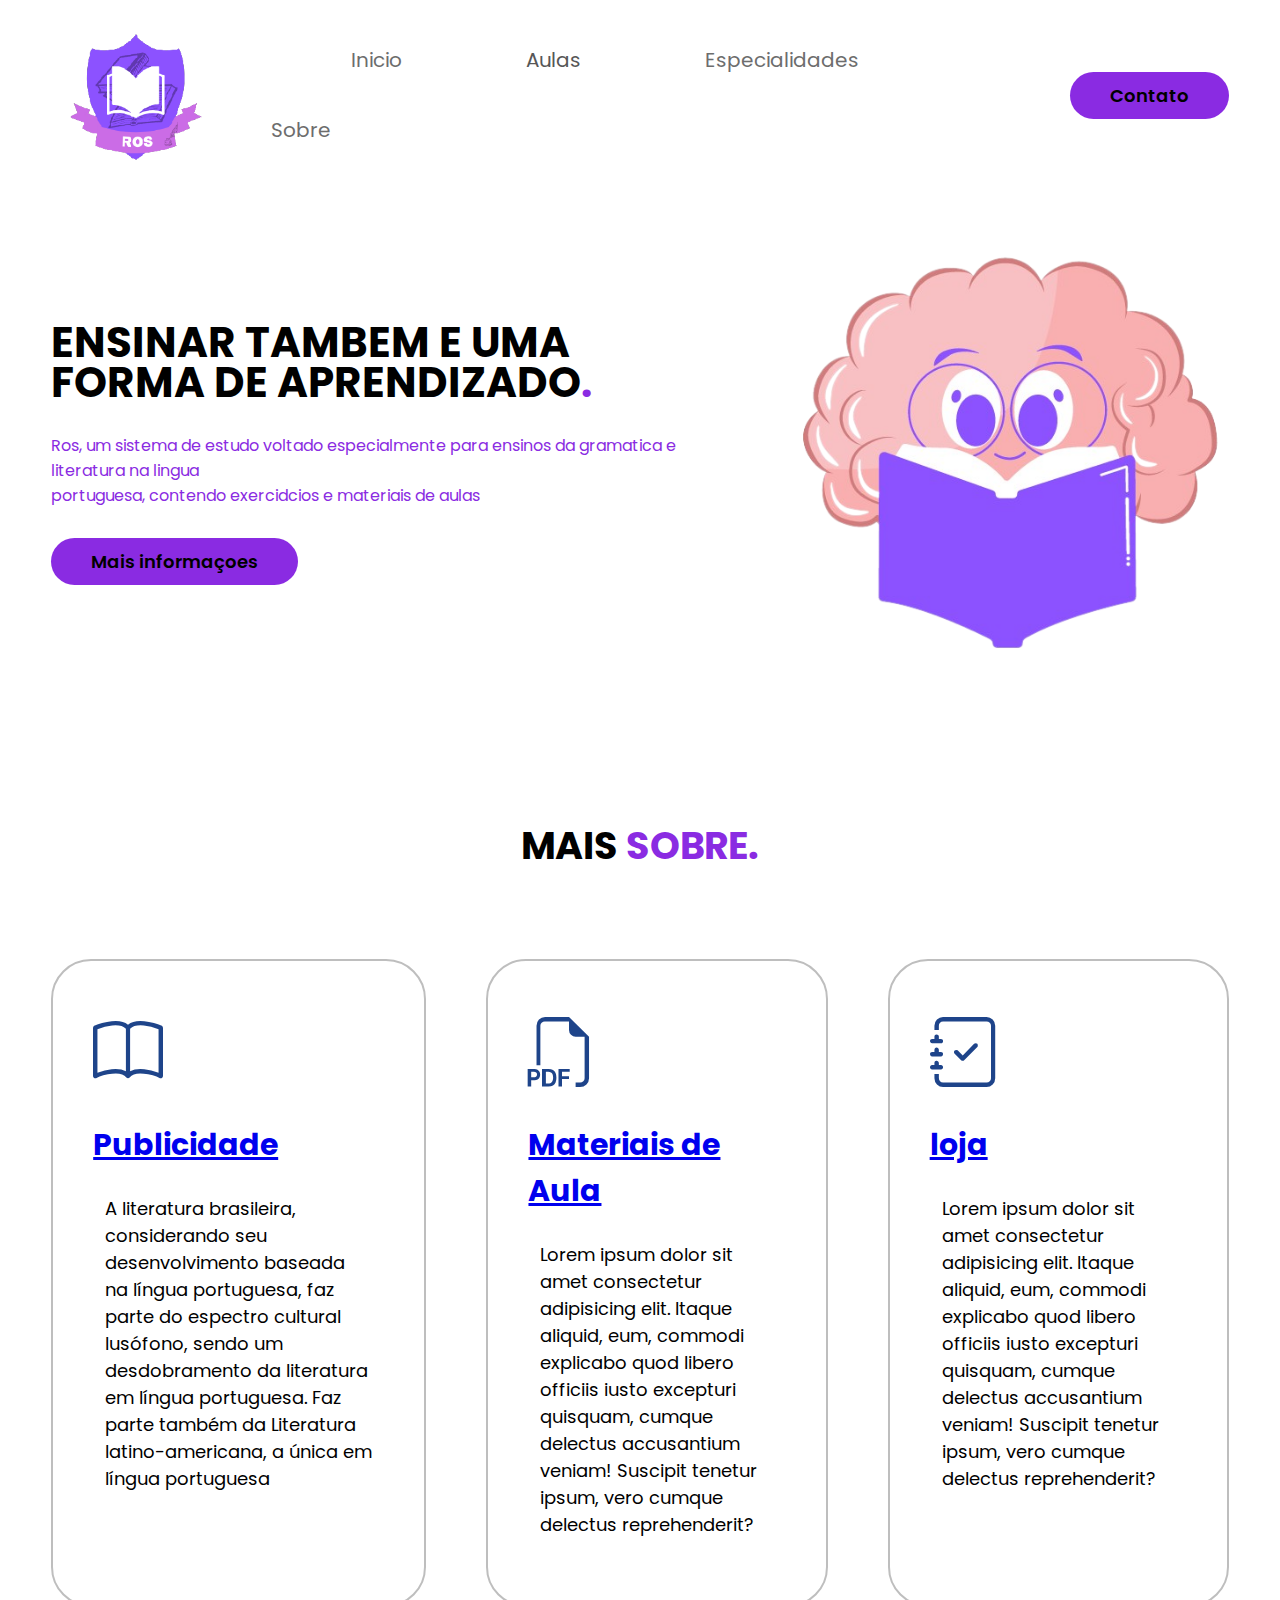
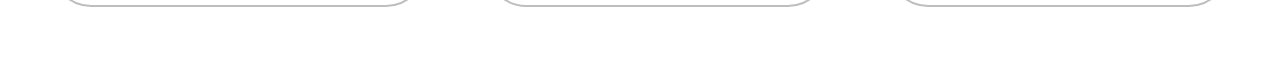
<file: index.html>
<!DOCTYPE html>
<html lang="pt-br">
<head>
    <meta charset="UTF-8">
    <meta name="viewport" content="width=device-width, initial-scale=1.0">
    <!--GOOGLE FONTS-->
    <link rel="preconnect" href="https://fonts.googleapis.com">
    <link rel="preconnect" href="https://fonts.gstatic.com" crossorigin>
    <link href="https://fonts.googleapis.com/css2?family=Poppins:ital,wght@0,100;0,200;0,300;0,400;0,500;0,600;0,700;1,100;1,200;1,300;1,400;1,500;1,600&display=swap" rel="stylesheet">
    <!--GOOGLE FONTS-->
    <!--BOTSTRAP ICON-->
    <link rel="stylesheet" href="https://cdn.jsdelivr.net/npm/bootstrap-icons@1.11.1/font/bootstrap-icons.css">
    <!--BOSTRAP ICON-->
    <title>Ros</title>
    <link rel="stylesheet" href="style.css">
    <script src="java.js" defer></script>
    <link rel="icon" href="imagens/Logo sem fundo.png">
</head>
<body>
    <header>
        <div class="interface">
            <div class="logo">
                <a href="#">
                    <img src="imagens/Logo sem fundo.png    " alt="logo da ros" srcset="" width="160px">
                </a>
            </div><!--logo-->
            <nav class="menu-desktop">
                <ul>
                    <li>
                        <li><a href="#">Inicio</a></li>
                        <li class="dropdown">
                            <a class="dropbotao" href="#">Aulas</a>
                            <div class="dropdown-content">
                                <a href="#">Produção/Texto</a>
                                <a href="#">Gramatica</a>
                                <a href="#">Literatura</a>
                            </div>
                        </li>
                        <li><a href="#">Especialidades</a></li>
                        <li><a href="#">Sobre</a></li>
                    </li>
                </ul>
            </nav>
            <div class="btn-contato">
                <a href="#">
                    <button>Contato</button>
                </a>
            </div>
        </div><!--interface-->
    </header>
    <main>
        <section class="topo-do-site">
            <div class="interface">
                <div class="flex">
                    <div class="txt-topo-site">
                        <h1>ENSINAR TAMBEM E UMA FORMA DE APRENDIZADO<span>.</span></h1>
                        <p>Ros, um sistema de estudo voltado especialmente para ensinos da gramatica e literatura na lingua <br> portuguesa, contendo exercidcios e materiais de aulas   </p>
                        <div class="btn-contato">
                            <a href="#">
                                <button>Mais informaçoes</button>
                            </a>
                        </div>
                    </div><!--txt-topo-site-->

                    <div class="img-topo-site">
                        <img src="imagens/celebro.png" alt="logo da ros" srcset="" width="440px">
                    </div><!--img-topo-site-->

                </div><!--flex-->
            </div>
        </section>
        <section class="especialidades">
            <div class="interface">
                <h2 class="titulo">MAIS<SPAN> SOBRE.</SPAN> </h2>
                <div class="flex">
                        <div class="especialidades-box">
                        <i class="bi bi-book"></i>
                        <a href="lb.html"><H3>Publicidade</H3> </a>
                        <p>A literatura brasileira, considerando seu desenvolvimento baseada na língua portuguesa, faz parte do espectro cultural lusófono, sendo um desdobramento da literatura em língua portuguesa. Faz parte também da Literatura latino-americana, a única em língua portuguesa</p>
                    </div><!--especialidades-box-->
                    <div class="especialidades-box">
                        <i class="bi bi-filetype-pdf"></i>
                        <a href="#"><H3>Materiais de Aula</H3></a>
                        <p>Lorem ipsum dolor sit amet consectetur adipisicing elit. Itaque aliquid, eum, commodi explicabo quod libero officiis iusto excepturi quisquam, cumque delectus accusantium veniam! Suscipit tenetur ipsum, vero cumque delectus reprehenderit?</p>
                    </div><!--especialidades-box-->
                    <div class="especialidades-box">
                        <i class="bi bi-journal-check"></i>
                        <a href="#"><H3>loja</H3></a>
                        <p>Lorem ipsum dolor sit amet consectetur adipisicing elit. Itaque aliquid, eum, commodi explicabo quod libero officiis iusto excepturi quisquam, cumque delectus accusantium veniam! Suscipit tenetur ipsum, vero cumque delectus reprehenderit?</p>
                    </div><!--especialidades-box-->
                </div><!--FLEX-->
            </div><!--INTERFACE-->
        </section>
    </main>
</body>
</html>
</file>
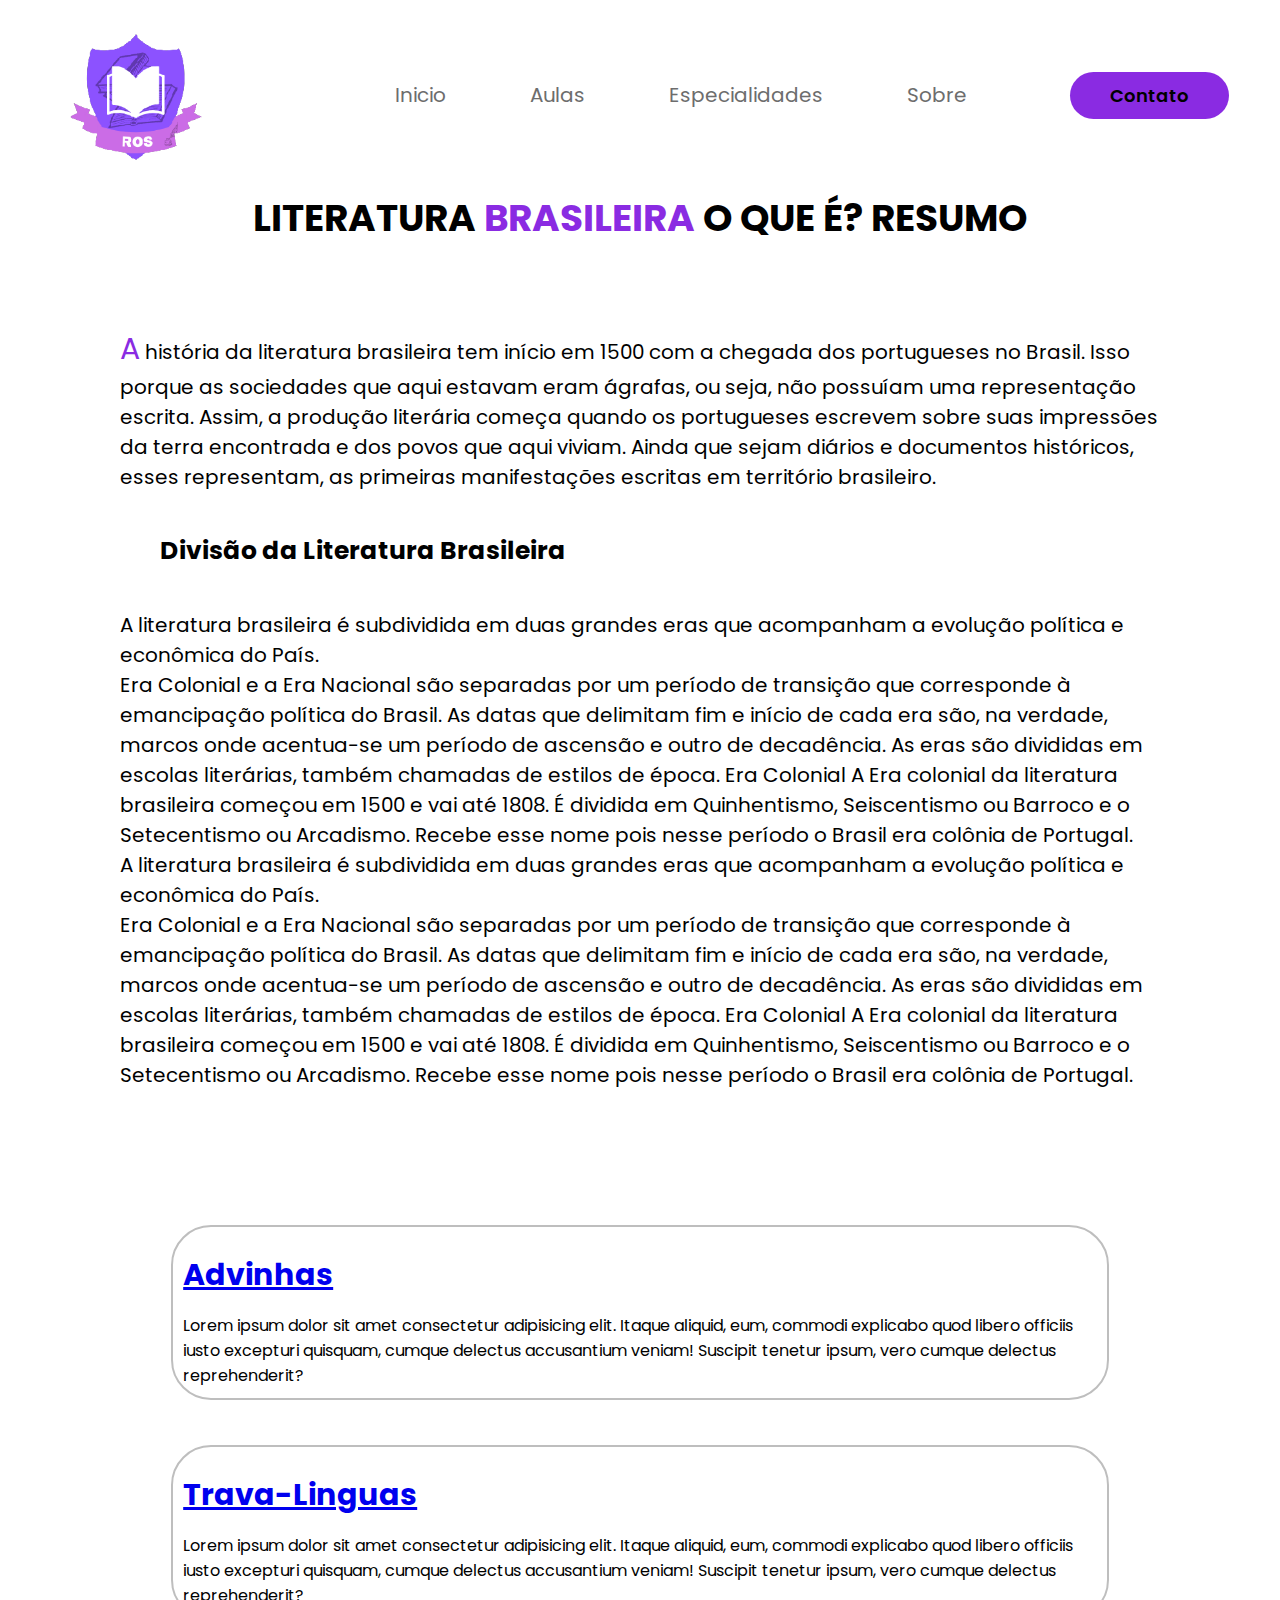
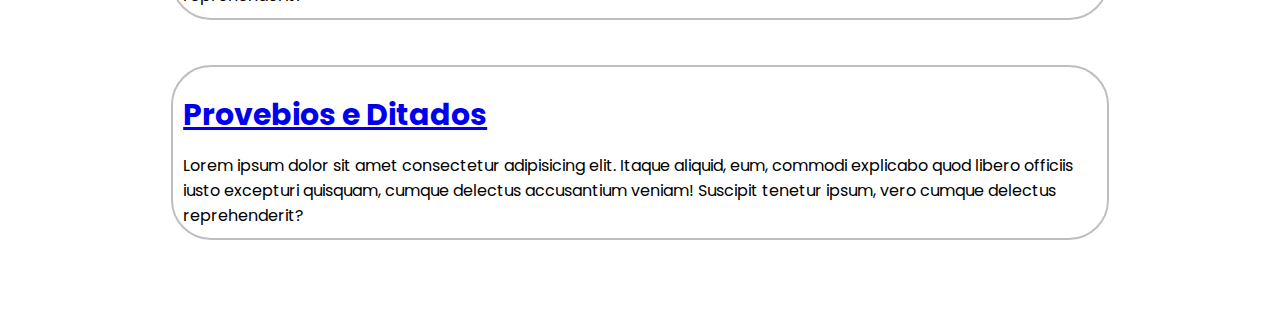
<file: lb.html>
<!DOCTYPE html>
<html lang="en">
<head>
    <meta charset="UTF-8">
    <meta name="viewport" content="width=device-width, initial-scale=1.0">
    <!--GOOGLE FONTS-->
    <link rel="preconnect" href="https://fonts.googleapis.com">
    <link rel="preconnect" href="https://fonts.gstatic.com" crossorigin>
    <link href="https://fonts.googleapis.com/css2?family=Poppins:ital,wght@0,100;0,200;0,300;0,400;0,500;0,600;0,700;1,100;1,200;1,300;1,400;1,500;1,600&display=swap" rel="stylesheet">
    <!--GOOGLE FONTS-->
    <!--BOTSTRAP ICON-->
    <link rel="stylesheet" href="https://cdn.jsdelivr.net/npm/bootstrap-icons@1.11.1/font/bootstrap-icons.css">
    <!--BOSTRAP ICON-->
    <title>Ros</title>
    <link rel="stylesheet" href="style2.css">
    <script src="java.js" defer></script>
    <link rel="icon" href="imagens/Logo sem fundo.png">
</head>
<body>
    <header>
        <div class="interface">
            <div class="logo">
                <a href="#">
                    <img src="imagens/Logo sem fundo.png    " alt="logo da ros" srcset="" width="160px">
                </a>
            </div><!--logo-->
            <nav class="menu-desktop">
                <ul>
                    <li>
                        <li><a href="index.html">Inicio</a></li>
                        <li><a href="#">Aulas</a></li>
                        <li><a href="#">Especialidades</a></li>
                        <li><a href="#">Sobre</a></li>
                    </li>
                </ul>
            </nav>
            <div class="btn-contato">
                <a href="#">
                    <button>Contato</button>
                </a>
            </div>
        </div><!--interface-->
    </header>
        <div class="titulo">
                <h2>LITERATURA <span>BRASILEIRA</span> O QUE É? RESUMO</h2>
        </div> 
        <section class="lt">
            <div class="interface">
                <p class="literatura"><span>A</span> história da literatura brasileira tem início em 1500 com a chegada dos portugueses no Brasil. Isso porque as sociedades que aqui estavam eram ágrafas, ou seja, não possuíam uma representação escrita.

                    Assim, a produção literária começa quando os portugueses escrevem sobre suas impressões da terra encontrada e dos povos que aqui viviam.
                    
                    Ainda que sejam diários e documentos históricos, esses representam, as primeiras manifestações escritas em território brasileiro.<p>
                <h5 class="topico">Divisão da Literatura Brasileira</h5>
                <p class="Literatura">A literatura brasileira é subdividida em duas grandes eras que acompanham a evolução política e econômica do País.<br>

                    Era Colonial e a Era Nacional são separadas por um período de transição que corresponde à emancipação política do Brasil.
                    
                    As datas que delimitam fim e início de cada era são, na verdade, marcos onde acentua-se um período de ascensão e outro de decadência. As eras são divididas em escolas literárias, também chamadas de estilos de época.
                    
                    Era Colonial
                    A Era colonial da literatura brasileira começou em 1500 e vai até 1808. É dividida em Quinhentismo, Seiscentismo ou Barroco e o Setecentismo ou Arcadismo. Recebe esse nome pois nesse período o Brasil era colônia de Portugal.<p>
                        <p class="Literatura">A literatura brasileira é subdividida em duas grandes eras que acompanham a evolução política e econômica do País.<br>

                            Era Colonial e a Era Nacional são separadas por um período de transição que corresponde à emancipação política do Brasil.
                            
                            As datas que delimitam fim e início de cada era são, na verdade, marcos onde acentua-se um período de ascensão e outro de decadência. As eras são divididas em escolas literárias, também chamadas de estilos de época.
                            
                            Era Colonial
                            A Era colonial da literatura brasileira começou em 1500 e vai até 1808. É dividida em Quinhentismo, Seiscentismo ou Barroco e o Setecentismo ou Arcadismo. Recebe esse nome pois nesse período o Brasil era colônia de Portugal.<p>
            </div>
        </section>
        <section class="especialidades">
            <div class="interface">
                        <div class="especialidades-box">
                        <a href="lb.html"><H3>Advinhas</H3> </a>
                        <p>Lorem ipsum dolor sit amet consectetur adipisicing elit. Itaque aliquid, eum, commodi explicabo quod libero officiis iusto excepturi quisquam, cumque delectus accusantium veniam! Suscipit tenetur ipsum, vero cumque delectus reprehenderit?</p>
                    </div><!--especialidades-box-->
                    <div class="especialidades-box">
                        <a href="#"><H3>Trava-Linguas</H3></a>
                        <p>Lorem ipsum dolor sit amet consectetur adipisicing elit. Itaque aliquid, eum, commodi explicabo quod libero officiis iusto excepturi quisquam, cumque delectus accusantium veniam! Suscipit tenetur ipsum, vero cumque delectus reprehenderit?</p>
                    </div><!--especialidades-box-->
                    <div class="especialidades-box">
                        <a href="#"><H3>Provebios e Ditados</H3></a>
                        <p>Lorem ipsum dolor sit amet consectetur adipisicing elit. Itaque aliquid, eum, commodi explicabo quod libero officiis iusto excepturi quisquam, cumque delectus accusantium veniam! Suscipit tenetur ipsum, vero cumque delectus reprehenderit?</p>
                    </div><!--especialidades-box-->
            </div><!--INTERFACE-->
        </section>
</body>
</html>
</file>
<file: style.css>
*{
    box-sizing: border-box;
    margin: 0;
    padding: 0;
    box-sizing: border-box;
    font-family: 'Poppins', sans-serif;
}
body{
    background-color: rgb(255, 255, 255);
    height: 100vh;
}
.interface{
    max-width: 1280;
    margin: 0 auto;
}
.flex{
    display: flex;
}
.btn-contato button{
    padding: 10px 40px;
    font-size: 18px;
    font-weight: 600;
    background-color: blueviolet;
    border: 0;
    border-radius: 30px;
    cursor: pointer;
    transition: .2s;
}
h2.titulo span{
    color: blueviolet;
}
h2.titulo{
    color: black;
    font-size: 38px;
    text-align: center;
    padding: 40px;
}
/* ESTILO DO CABEÇALHO*/

li a, .dropbotao{
    color: rgb(87, 87, 87);
    text-decoration: none;
    padding: 20px;
    }
li a:hover, .dropdown:hover .dropbotao{
    background: rgb(255, 255, 255);
    border-radius: 80px

    }
li.dropdown{
    display: inline-table;
    }
.dropdown-content{
    display: none;
    position: absolute;
    width: 100px;
    }
.dropdown-content a{
    color: black;
    display: flex;
    text-align: left;
    border: 0px solid rgb(255, 255, 255);
    }
.dropdown:hover .dropdown-content{
    display: flex;
    padding: 2px;
}
header{
    padding: 20px 4%;
}
header > .interface{
    display: flex;
    align-items: center;
    justify-content: space-between;
}
header a{
    color: #6d6d6d;
    text-decoration: none;
    display: inline-block;
    transition: .2s;
}
header a:hover{
    color: #000000;
    transform: scale(1.3);

}
header nav ul{
    list-style-type: none;
}
header nav ul li{
    display: inline-block;
    padding: 0px 40px;
    font-size: 20px;
}

.btn-contato button:hover{
    box-shadow: 0px 0px 8px #000000;
    transform: scale(1.05);
}
/* ESTILO DO TOPO DO SITE*/

section.topo-do-site{
    padding: 40px 4%;
    display: flex;

}
section.topo-do-site .flex{
    align-items: center;
    justify-content: center;
    gap: 90px;
}
.topo-do-site h1{
    color: #000000;
    font-size: 42px;
    line-height: 40px;
}

.topo-do-site .txt-topo-site h1 span{
    color: blueviolet;
    font-size: 40px;
}
.topo-do-site .txt-topo-site p{
    color: blueviolet;
    margin: 30px 0px;
}
/*ANIMAÇÃO*/
.topo-do-site .img-topo-site img{
    position: relative;
    animation: flutuar 0.7s ease-in-out infinite alternate;

}

@keyframes flutuar{
    0%{
        top: 0;
    }
    100%{
        top: 40px;
    }
}
/*ESTILO DAS ESPECIALIDADES*/
section.especialidades{
    padding: 60px 4%;
}

section.especialidades .flex{
    gap: 60px;
    
}

.especialidades .especialidades-box{
    color: #000;
    padding: 40px;
    border-radius: 40px;
    border: 2px solid rgb(190, 190, 190);
    margin-top: 45px;
    transition: 0.2s;
}

.especialidades .especialidades-box:hover{
    transform: scale(1.05);
    box-shadow: 0px 0px 60px blueviolet;
}

.especialidades .especialidades-box i{
    font-size: 70px;
    color:  rgb(30, 68, 138);
}
.especialidades .especialidades-box h3{
    font-size: 30px;
    margin: 15px 0;
}
.especialidades .especialidades-box p{
    font-size: 18px;
    margin: 15px 0;
    padding: 12px;
}
.carrossel {
    box-shadow: 2px 2px 4px black;
    overflow: hidden;
    height: 500px;
    width: 500px;
}
.carrossel .container{
    display: flex;
    transition: transform 0.5s ease-in-out;
    transform: translate(x);

}
.carrossel .img{
    object-fit: cover;
    height: 500px;
    width: 500px;
}
</file>
<file: style2.css>
*{
    box-sizing: border-box;
    margin: 0;
    padding: 0;
    box-sizing: border-box;
    font-family: 'Poppins', sans-serif;
}
body{
    background-color: rgb(255, 255, 255);
    height: 100vh;
}
.interface{
    max-width: 1280;
    margin: 0 auto;
}
.flex{
    display: flex;
}
.btn-contato button{
    padding: 10px 40px;
    font-size: 18px;
    font-weight: 600;
    background-color: blueviolet;
    border: 0;
    border-radius: 30px;
    cursor: pointer;
    transition: .2s;
}
h2.titulo span{
    color: blueviolet;
}
h2.titulo{
    color: black;
    font-size: 38px;
    text-align: center;
    padding: 40px;
}
@keyframes flutuar{
    0%{
        top: 0;
    }
    100%{
        top: 10px;
    }
}
/* ESTILO DO CABEÇALHO*/
header{
    padding: 20px 4%;
}
header > .interface{
    display: flex;
    align-items: center;
    justify-content: space-between;
}
header a{
    color: #6d6d6d;
    text-decoration: none;
    display: inline-block;
    transition: .2s;
}
header a:hover{
    color: #000000;
    transform: scale(1.3);

}
header nav ul{
    list-style-type: none;
}
header nav ul li{
    display: inline-block;
    padding: 0px 40px;
    font-size: 20px;
}

.btn-contato button:hover{
    box-shadow: 0px 0px 8px #000000;
    transform: scale(1.05);
}
/* ESTILO DO TOPO DO SITE*/

section.topo-do-site{
    padding: 40px 4%;
    display: inline;

}
section.topo-do-site .flex{
    align-items: center;
    justify-content: center;
    gap: 90px;
}
.topo-do-site h1{
    color: #000000;
    font-size: 42px;
    line-height: 40px;
}
.topo-do-site .txt-topo-site h1 span{
    color: blueviolet;
    font-size: 40px;
}
.topo-do-site .txt-topo-site p{
    color: #000000;
    margin: 30px 0px;
}
section.interface{
    display: flex;
    align-items: center;
    justify-content: space-between;

}
.titulo{
    text-align: center;
    font-size: 25px;
}
.titulo span{
    color: blueviolet;
}
.titulo{
    position: relative;
    animation: flutuar 0.8s ease-in-out infinite alternate;
}
/*ESTILO DE ESPECIALIDADES*/
section.especialidades{
    padding: 90px 4%;
}

.especialidades .especialidades-box{
    color: #000;
    padding: 10px;
    border-radius: 40px;
    border: 2px solid rgb(190, 190, 190);
    margin-top: 45px;
    margin-left: 120px;
    margin-right: 120px;
    transition: 0.2s;
}

.especialidades .especialidades-box:hover{
    transform: scale(1.05);
    box-shadow: 0px 0px 20px blueviolet;
}

.especialidades .especialidades-box i{
    font-size: 70px;
    color:  rgb(30, 68, 138);
}
.especialidades .especialidades-box h3{
    font-size: 30px;
    margin: 15px 0;
}
.lt {
    margin-left: 120px;
    margin-right: 120px;
    margin-top: 80px;
    font-size: 20px;
}
p.literatura span {
    font-size: 30px;
    color: blueviolet;
}
h5.topico{
    font-size: 25px;
    padding: 40px;
}
</file>
